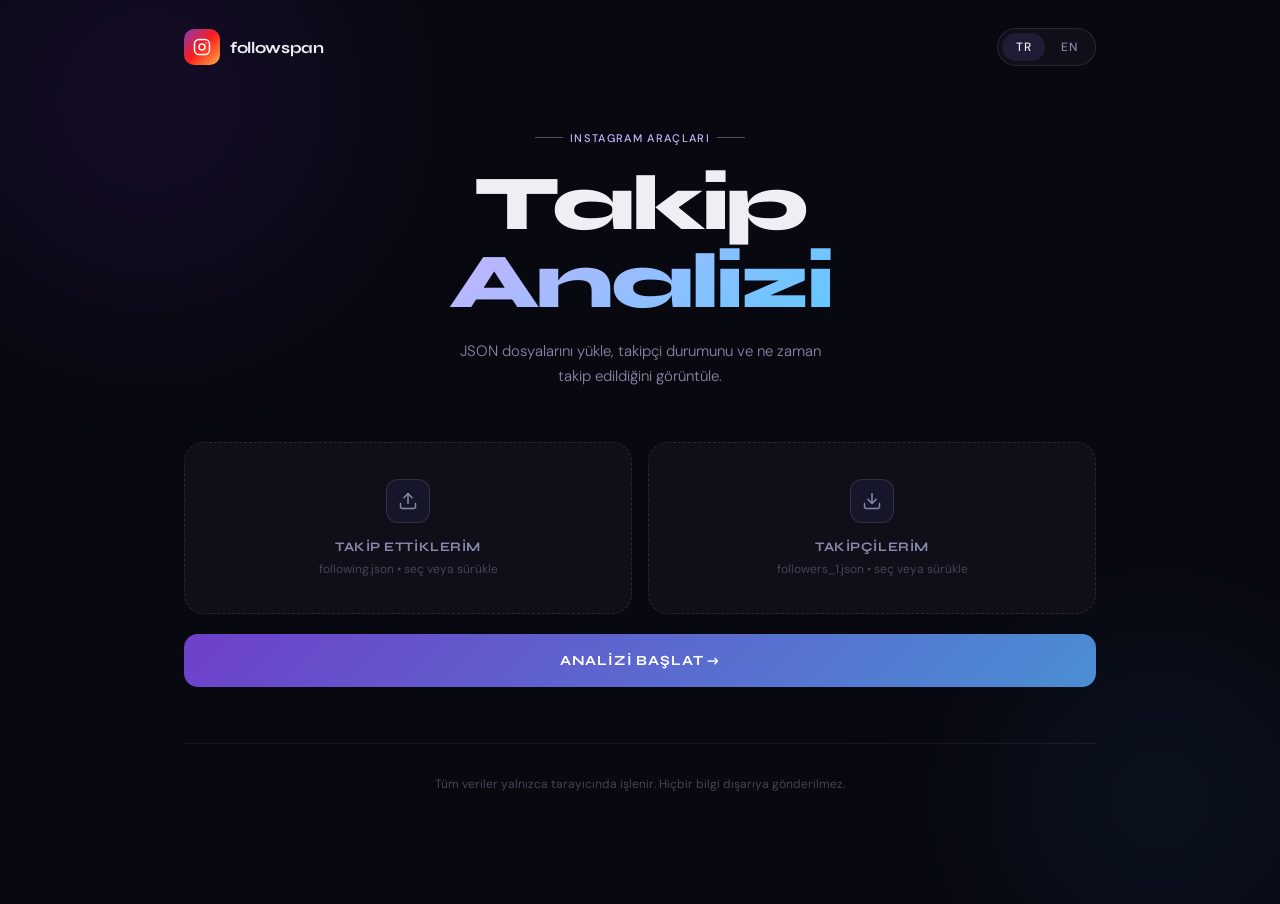
<file: index.html>
<!DOCTYPE html>
<html lang="tr">
<head>
  <meta charset="UTF-8">
  <meta name="viewport" content="width=device-width, initial-scale=1.0">
  <title>Instagram Follow Analyzer</title>
  <link rel="stylesheet" href="style.css">
</head>
<body>

<!-- Background orbs -->
<div class="bg-orb bg-orb-1"></div>
<div class="bg-orb bg-orb-2"></div>

<div id="app">

  <!-- ── HEADER ──────────────────────────────────────────── -->
  <header>
    <div class="logo">
      <div class="logo-icon">
        <svg viewBox="0 0 24 24" xmlns="http://www.w3.org/2000/svg">
          <rect x="2" y="2" width="20" height="20" rx="6" ry="6"/>
          <circle cx="12" cy="12" r="4"/>
          <circle cx="17.5" cy="6.5" r="1" fill="#fff" stroke="none"/>
        </svg>
      </div>
      <span class="logo-text">followspan</span>
    </div>

    <div class="lang-toggle">
      <button class="lang-btn active" data-lang="tr" onclick="setLang('tr')">TR</button>
      <button class="lang-btn" data-lang="en" onclick="setLang('en')">EN</button>
    </div>
  </header>

  <!-- ── HERO ────────────────────────────────────────────── -->
  <div class="hero">
    <div class="hero-eyebrow" id="heroEyebrow">Instagram Araçları</div>
    <h1>
      <span id="heroTitle1">Takip</span><br>
      <em id="heroTitle2">Analizi</em>
    </h1>
    <p class="hero-sub" id="heroSub">
      JSON dosyalarını yükle, takipçi durumunu ve ne zaman takip edildiğini görüntüle.
    </p>
  </div>

  <!-- ── UPLOAD ───────────────────────────────────────────── -->
  <div class="upload-grid">

    <div class="drop-zone" id="dropFollowing">
      <input type="file" id="fileFollowing" accept=".json"
             onchange="handleFile('following', this)">
      <div class="drop-icon">
        <svg viewBox="0 0 24 24">
          <path d="M21 15v4a2 2 0 0 1-2 2H5a2 2 0 0 1-2-2v-4"/>
          <polyline points="17 8 12 3 7 8"/>
          <line x1="12" y1="3" x2="12" y2="15"/>
        </svg>
      </div>
      <div class="drop-label" id="dropLabelFollowing">Takip Ettiklerim</div>
      <div class="drop-hint" id="dropHintFollowing">following.json • seç veya sürükle</div>
      <div class="drop-filename" id="nameFollowing"></div>
    </div>

    <div class="drop-zone" id="dropFollowers">
      <input type="file" id="fileFollowers" accept=".json"
             onchange="handleFile('followers', this)">
      <div class="drop-icon">
        <svg viewBox="0 0 24 24">
          <path d="M21 15v4a2 2 0 0 1-2 2H5a2 2 0 0 1-2-2v-4"/>
          <polyline points="7 10 12 15 17 10"/>
          <line x1="12" y1="15" x2="12" y2="3"/>
        </svg>
      </div>
      <div class="drop-label" id="dropLabelFollowers">Takipçilerim</div>
      <div class="drop-hint" id="dropHintFollowers">followers_1.json • seç veya sürükle</div>
      <div class="drop-filename" id="nameFollowers"></div>
    </div>

  </div>

  <div class="error-box" id="errorBox"></div>

  <button class="btn-analyze" id="analyzeBtn" onclick="analyze()">
    Analizi Başlat →
  </button>

  <!-- ── LOADING ───────────────────────────────────────────── -->
  <div class="loading-state" id="loadingState">
    <div class="spinner"></div>
    <span id="loadingText">Analiz ediliyor...</span>
  </div>

  <!-- ── RESULTS ───────────────────────────────────────────── -->
  <section id="resultsSection">

    <!-- Stats -->
    <div class="stats-row">
      <div class="stat-card fade-up">
        <div class="stat-num purple" id="statFollowing">0</div>
        <div class="stat-label" id="labelFollowing">Takip Edilen</div>
      </div>
      <div class="stat-card fade-up">
        <div class="stat-num purple" id="statFollowers">0</div>
        <div class="stat-label" id="labelFollowers">Takipçi</div>
      </div>
      <div class="stat-card fade-up">
        <div class="stat-num red" id="statGhost">0</div>
        <div class="stat-label" id="labelGhost">Geri Takip Etmeyen</div>
      </div>
      <div class="stat-card fade-up">
        <div class="stat-num blue" id="statFans">0</div>
        <div class="stat-label" id="labelFans">Karşılıksız Hayran</div>
      </div>
    </div>

    <!-- Panels -->
    <div class="panels-grid">

      <!-- Not following back -->
      <div class="panel fade-up">
        <div class="panel-head">
          <div class="panel-meta">
            <div class="panel-pill pill-red" id="pillRed">Takip Etmiyorlar</div>
            <div class="panel-title" id="titleRed">
              Ben takip ediyorum<br>ama beni etmiyor
            </div>
          </div>
          <div class="panel-big-count count-red" id="unfollowerCount">0</div>
        </div>
        <div class="panel-search">
          <svg viewBox="0 0 20 20" stroke-linecap="round"><circle cx="9" cy="9" r="6"/><path d="M14 14l4 4"/></svg>
          <input type="text" placeholder="Ara..."
                 oninput="filterList('unfollowersList', this.value, rawUnfollowers, AV_RED)">
        </div>
        <ul class="user-list" id="unfollowersList"></ul>
      </div>

      <!-- Unreturned fans -->
      <div class="panel fade-up">
        <div class="panel-head">
          <div class="panel-meta">
            <div class="panel-pill pill-blue" id="pillBlue">Karşılıksız Takip</div>
            <div class="panel-title" id="titleBlue">
              O takip ediyor<br>ama ben etmiyorum
            </div>
          </div>
          <div class="panel-big-count count-blue" id="fanCount">0</div>
        </div>
        <div class="panel-search">
          <svg viewBox="0 0 20 20" stroke-linecap="round"><circle cx="9" cy="9" r="6"/><path d="M14 14l4 4"/></svg>
          <input type="text" placeholder="Ara..."
                 oninput="filterList('fansList', this.value, rawFans, AV_BLUE)">
        </div>
        <ul class="user-list" id="fansList"></ul>
      </div>

    </div>
  </section>

  <!-- ── FOOTER ────────────────────────────────────────────── -->
  <footer>
    <span id="footerPrivacy">
      Tüm veriler yalnızca tarayıcında işlenir. Hiçbir bilgi dışarıya gönderilmez.
    </span>
  </footer>

</div>

<script src="app.js"></script>
</body>
</html>
</file>
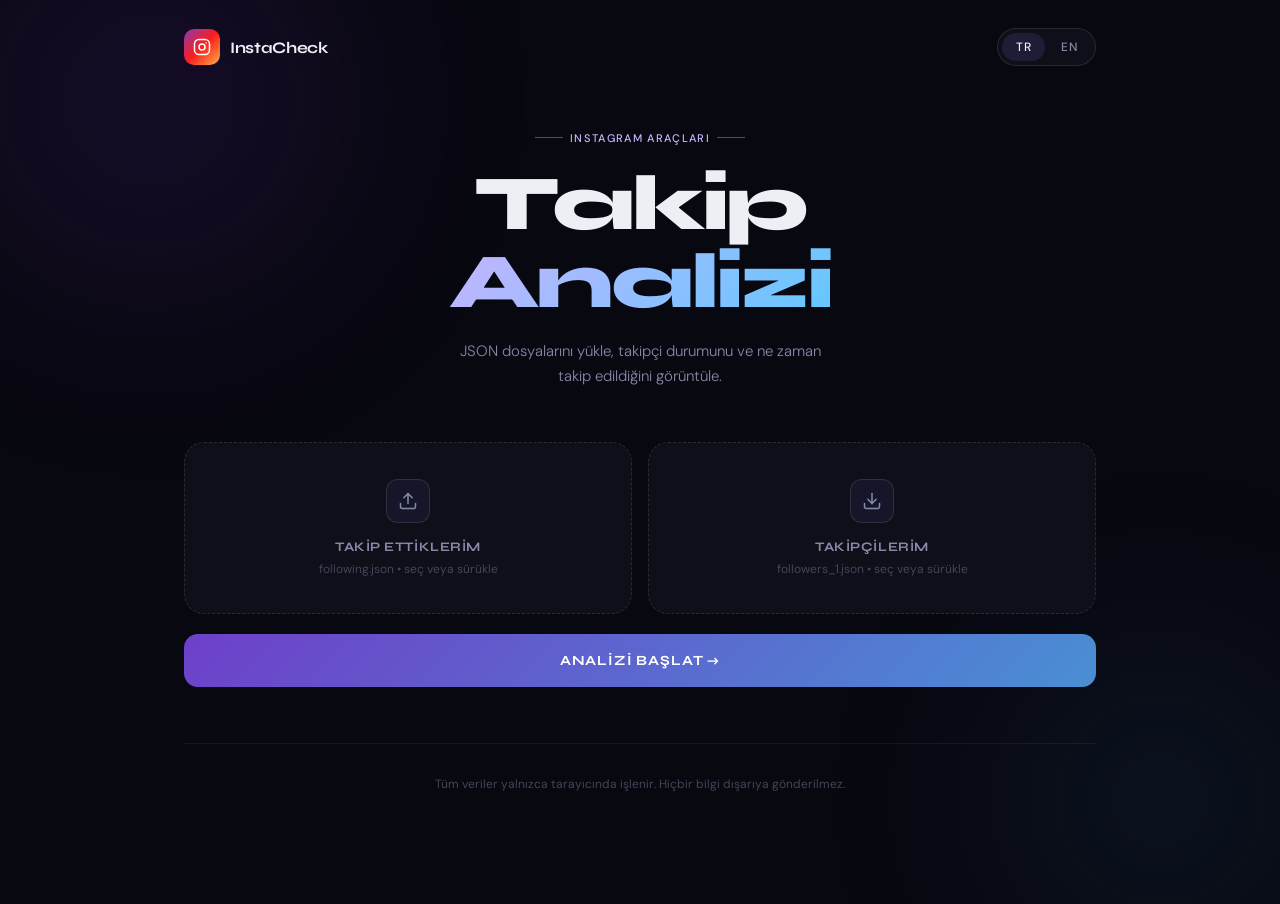
<file: main.html>
<!DOCTYPE html>
<html lang="tr">
<head>
  <meta charset="UTF-8">
  <meta name="viewport" content="width=device-width, initial-scale=1.0">
  <title>Instagram Follow Analyzer</title>
  <link rel="stylesheet" href="style.css">
</head>
<body>

<!-- Background orbs -->
<div class="bg-orb bg-orb-1"></div>
<div class="bg-orb bg-orb-2"></div>

<div id="app">

  <!-- ── HEADER ──────────────────────────────────────────── -->
  <header>
    <div class="logo">
      <div class="logo-icon">
        <svg viewBox="0 0 24 24" xmlns="http://www.w3.org/2000/svg">
          <rect x="2" y="2" width="20" height="20" rx="6" ry="6"/>
          <circle cx="12" cy="12" r="4"/>
          <circle cx="17.5" cy="6.5" r="1" fill="#fff" stroke="none"/>
        </svg>
      </div>
      <span class="logo-text">InstaCheck</span>
    </div>

    <div class="lang-toggle">
      <button class="lang-btn active" data-lang="tr" onclick="setLang('tr')">TR</button>
      <button class="lang-btn" data-lang="en" onclick="setLang('en')">EN</button>
    </div>
  </header>

  <!-- ── HERO ────────────────────────────────────────────── -->
  <div class="hero">
    <div class="hero-eyebrow" id="heroEyebrow">Instagram Araçları</div>
    <h1>
      <span id="heroTitle1">Takip</span><br>
      <em id="heroTitle2">Analizi</em>
    </h1>
    <p class="hero-sub" id="heroSub">
      JSON dosyalarını yükle, takipçi durumunu ve ne zaman takip edildiğini görüntüle.
    </p>
  </div>

  <!-- ── UPLOAD ───────────────────────────────────────────── -->
  <div class="upload-grid">

    <div class="drop-zone" id="dropFollowing">
      <input type="file" id="fileFollowing" accept=".json"
             onchange="handleFile('following', this)">
      <div class="drop-icon">
        <svg viewBox="0 0 24 24">
          <path d="M21 15v4a2 2 0 0 1-2 2H5a2 2 0 0 1-2-2v-4"/>
          <polyline points="17 8 12 3 7 8"/>
          <line x1="12" y1="3" x2="12" y2="15"/>
        </svg>
      </div>
      <div class="drop-label" id="dropLabelFollowing">Takip Ettiklerim</div>
      <div class="drop-hint" id="dropHintFollowing">following.json • seç veya sürükle</div>
      <div class="drop-filename" id="nameFollowing"></div>
    </div>

    <div class="drop-zone" id="dropFollowers">
      <input type="file" id="fileFollowers" accept=".json"
             onchange="handleFile('followers', this)">
      <div class="drop-icon">
        <svg viewBox="0 0 24 24">
          <path d="M21 15v4a2 2 0 0 1-2 2H5a2 2 0 0 1-2-2v-4"/>
          <polyline points="7 10 12 15 17 10"/>
          <line x1="12" y1="15" x2="12" y2="3"/>
        </svg>
      </div>
      <div class="drop-label" id="dropLabelFollowers">Takipçilerim</div>
      <div class="drop-hint" id="dropHintFollowers">followers_1.json • seç veya sürükle</div>
      <div class="drop-filename" id="nameFollowers"></div>
    </div>

  </div>

  <div class="error-box" id="errorBox"></div>

  <button class="btn-analyze" id="analyzeBtn" onclick="analyze()">
    Analizi Başlat →
  </button>

  <!-- ── LOADING ───────────────────────────────────────────── -->
  <div class="loading-state" id="loadingState">
    <div class="spinner"></div>
    <span id="loadingText">Analiz ediliyor...</span>
  </div>

  <!-- ── RESULTS ───────────────────────────────────────────── -->
  <section id="resultsSection">

    <!-- Stats -->
    <div class="stats-row">
      <div class="stat-card fade-up">
        <div class="stat-num purple" id="statFollowing">0</div>
        <div class="stat-label" id="labelFollowing">Takip Edilen</div>
      </div>
      <div class="stat-card fade-up">
        <div class="stat-num purple" id="statFollowers">0</div>
        <div class="stat-label" id="labelFollowers">Takipçi</div>
      </div>
      <div class="stat-card fade-up">
        <div class="stat-num red" id="statGhost">0</div>
        <div class="stat-label" id="labelGhost">Geri Takip Etmeyen</div>
      </div>
      <div class="stat-card fade-up">
        <div class="stat-num blue" id="statFans">0</div>
        <div class="stat-label" id="labelFans">Karşılıksız Hayran</div>
      </div>
    </div>

    <!-- Panels -->
    <div class="panels-grid">

      <!-- Not following back -->
      <div class="panel fade-up">
        <div class="panel-head">
          <div class="panel-meta">
            <div class="panel-pill pill-red" id="pillRed">Takip Etmiyorlar</div>
            <div class="panel-title" id="titleRed">
              Ben takip ediyorum<br>ama beni etmiyor
            </div>
          </div>
          <div class="panel-big-count count-red" id="unfollowerCount">0</div>
        </div>
        <div class="panel-search">
          <svg viewBox="0 0 20 20" stroke-linecap="round"><circle cx="9" cy="9" r="6"/><path d="M14 14l4 4"/></svg>
          <input type="text" placeholder="Ara..."
                 oninput="filterList('unfollowersList', this.value, rawUnfollowers, AV_RED)">
        </div>
        <ul class="user-list" id="unfollowersList"></ul>
      </div>

      <!-- Unreturned fans -->
      <div class="panel fade-up">
        <div class="panel-head">
          <div class="panel-meta">
            <div class="panel-pill pill-blue" id="pillBlue">Karşılıksız Takip</div>
            <div class="panel-title" id="titleBlue">
              O takip ediyor<br>ama ben etmiyorum
            </div>
          </div>
          <div class="panel-big-count count-blue" id="fanCount">0</div>
        </div>
        <div class="panel-search">
          <svg viewBox="0 0 20 20" stroke-linecap="round"><circle cx="9" cy="9" r="6"/><path d="M14 14l4 4"/></svg>
          <input type="text" placeholder="Ara..."
                 oninput="filterList('fansList', this.value, rawFans, AV_BLUE)">
        </div>
        <ul class="user-list" id="fansList"></ul>
      </div>

    </div>
  </section>

  <!-- ── FOOTER ────────────────────────────────────────────── -->
  <footer>
    <span id="footerPrivacy">
      Tüm veriler yalnızca tarayıcında işlenir. Hiçbir bilgi dışarıya gönderilmez.
    </span>
  </footer>

</div>

<script src="app.js"></script>
</body>
</html>
</file>
<file: style.css>
@import url('https://fonts.googleapis.com/css2?family=Syne:wght@400;600;700;800&family=DM+Sans:ital,wght@0,300;0,400;0,500;1,300&display=swap');

*, *::before, *::after {
  box-sizing: border-box;
  margin: 0;
  padding: 0;
}

:root {
  --bg:           #080810;
  --surface:      #0f0f1a;
  --surface2:     #16162a;
  --surface3:     #1d1d35;
  --border:       rgba(255,255,255,0.06);
  --border-md:    rgba(255,255,255,0.11);
  --border-hi:    rgba(255,255,255,0.20);
  --accent:       #c8b4ff;
  --accent-glow:  rgba(200,180,255,0.15);
  --accent-dim:   rgba(200,180,255,0.08);
  --red:          #ff6b8a;
  --red-dim:      rgba(255,107,138,0.10);
  --red-glow:     rgba(255,107,138,0.20);
  --blue:         #60c8ff;
  --blue-dim:     rgba(96,200,255,0.10);
  --text:         #eeeef5;
  --text-muted:   #8888aa;
  --text-dim:     #44445a;
  --radius-lg:    20px;
  --radius-md:    14px;
  --radius-sm:    10px;
  --radius-xs:    7px;
}

html { scroll-behavior: smooth; }

body {
  font-family: 'DM Sans', sans-serif;
  background: var(--bg);
  color: var(--text);
  min-height: 100vh;
  overflow-x: hidden;
}

/* ─── BACKGROUND ORBS ─────────────────────────────────────── */
.bg-orb {
  position: fixed;
  border-radius: 50%;
  pointer-events: none;
  z-index: 0;
  filter: blur(80px);
  opacity: 0.25;
}
.bg-orb-1 {
  width: 500px; height: 500px;
  background: radial-gradient(circle, #4a2080, transparent);
  top: -150px; left: -100px;
}
.bg-orb-2 {
  width: 400px; height: 400px;
  background: radial-gradient(circle, #1a4060, transparent);
  bottom: -100px; right: -80px;
}

/* ─── LAYOUT ──────────────────────────────────────────────── */
#app {
  position: relative;
  z-index: 1;
  max-width: 960px;
  margin: 0 auto;
  padding: 0 24px 80px;
}

/* ─── HEADER ──────────────────────────────────────────────── */
header {
  display: flex;
  align-items: center;
  justify-content: space-between;
  padding: 28px 0 0;
  margin-bottom: 56px;
}

.logo {
  display: flex;
  align-items: center;
  gap: 10px;
}

.logo-icon {
  width: 36px; height: 36px;
  border-radius: 10px;
  background: linear-gradient(135deg, #833ab4, #fd1d1d, #fcb045);
  display: flex;
  align-items: center;
  justify-content: center;
  flex-shrink: 0;
}

.logo-icon svg {
  width: 18px; height: 18px;
  fill: none;
  stroke: #fff;
  stroke-width: 2;
  stroke-linecap: round;
  stroke-linejoin: round;
}

.logo-text {
  font-family: 'Syne', sans-serif;
  font-size: 16px;
  font-weight: 700;
  color: var(--text);
  letter-spacing: -0.02em;
}

.lang-toggle {
  display: flex;
  background: var(--surface);
  border: 1px solid var(--border-md);
  border-radius: 40px;
  padding: 4px;
  gap: 2px;
}

.lang-btn {
  padding: 6px 14px;
  border: none;
  background: transparent;
  border-radius: 30px;
  font-family: 'DM Sans', sans-serif;
  font-size: 12px;
  font-weight: 500;
  color: var(--text-muted);
  cursor: pointer;
  letter-spacing: 0.04em;
  transition: all 0.2s ease;
}

.lang-btn.active {
  background: var(--surface3);
  color: var(--text);
}

.lang-btn:hover:not(.active) { color: var(--text); }

/* ─── HERO ────────────────────────────────────────────────── */
.hero {
  text-align: center;
  margin-bottom: 52px;
}

.hero-eyebrow {
  display: inline-flex;
  align-items: center;
  gap: 7px;
  font-size: 11px;
  font-weight: 500;
  letter-spacing: 0.12em;
  text-transform: uppercase;
  color: var(--accent);
  margin-bottom: 20px;
}

.hero-eyebrow::before,
.hero-eyebrow::after {
  content: '';
  display: block;
  width: 28px; height: 1px;
  background: var(--accent);
  opacity: 0.4;
}

.hero h1 {
  font-family: 'Syne', sans-serif;
  font-size: clamp(40px, 7vw, 78px);
  font-weight: 800;
  line-height: 1.0;
  letter-spacing: -0.04em;
  color: var(--text);
  margin-bottom: 18px;
}

.hero h1 em {
  font-style: normal;
  background: linear-gradient(135deg, #c8b4ff, #60c8ff);
  -webkit-background-clip: text;
  -webkit-text-fill-color: transparent;
  background-clip: text;
}

.hero-sub {
  font-size: 15px;
  font-weight: 300;
  color: var(--text-muted);
  max-width: 380px;
  margin: 0 auto;
  line-height: 1.7;
}

/* ─── UPLOAD ──────────────────────────────────────────────── */
.upload-grid {
  display: grid;
  grid-template-columns: 1fr 1fr;
  gap: 16px;
  margin-bottom: 20px;
}

@media (max-width: 580px) {
  .upload-grid { grid-template-columns: 1fr; }
}

.drop-zone {
  position: relative;
  background: var(--surface);
  border: 1.5px dashed var(--border-md);
  border-radius: var(--radius-lg);
  padding: 36px 24px;
  text-align: center;
  cursor: pointer;
  transition: all 0.25s ease;
  overflow: hidden;
}

.drop-zone::before {
  content: '';
  position: absolute;
  inset: 0;
  background: radial-gradient(circle at 50% 0%, var(--accent-glow), transparent 70%);
  opacity: 0;
  transition: opacity 0.3s ease;
}

.drop-zone:hover { border-color: var(--border-hi); }
.drop-zone:hover::before { opacity: 1; }

.drop-zone.drag-over {
  border-color: var(--accent);
  background: var(--accent-dim);
}

.drop-zone.drag-over::before { opacity: 1; }

.drop-zone.loaded {
  border-style: solid;
  border-color: rgba(200,180,255,0.35);
}

.drop-zone.loaded::before { opacity: 1; }

.drop-zone input[type="file"] {
  position: absolute;
  inset: 0;
  opacity: 0;
  cursor: pointer;
  width: 100%; height: 100%;
  z-index: 2;
}

.drop-icon {
  width: 44px; height: 44px;
  border-radius: 12px;
  background: var(--surface2);
  border: 1px solid var(--border-md);
  display: flex;
  align-items: center;
  justify-content: center;
  margin: 0 auto 16px;
  transition: transform 0.25s ease;
  position: relative;
  z-index: 1;
}

.drop-icon svg {
  width: 20px; height: 20px;
  stroke: var(--text-muted);
  fill: none;
  stroke-width: 1.8;
  stroke-linecap: round;
  stroke-linejoin: round;
  transition: stroke 0.2s;
}

.drop-zone:hover .drop-icon { transform: translateY(-3px); }
.drop-zone:hover .drop-icon svg { stroke: var(--accent); }
.drop-zone.loaded .drop-icon svg { stroke: var(--accent); }

.drop-label {
  font-family: 'Syne', sans-serif;
  font-size: 13px;
  font-weight: 700;
  letter-spacing: 0.04em;
  text-transform: uppercase;
  color: var(--text-muted);
  margin-bottom: 6px;
  position: relative;
  z-index: 1;
  transition: color 0.2s;
}

.drop-zone.loaded .drop-label { color: var(--accent); }

.drop-hint {
  font-size: 12px;
  color: var(--text-dim);
  position: relative;
  z-index: 1;
}

.drop-filename {
  font-size: 12px;
  color: var(--accent);
  font-weight: 500;
  display: none;
  position: relative;
  z-index: 1;
  margin-top: 4px;
}

.drop-zone.loaded .drop-filename { display: block; }
.drop-zone.loaded .drop-hint { display: none; }

/* ─── ERROR ───────────────────────────────────────────────── */
.error-box {
  display: none;
  background: var(--red-dim);
  border: 1px solid rgba(255,107,138,0.3);
  border-radius: var(--radius-sm);
  padding: 14px 18px;
  font-size: 13px;
  color: var(--red);
  margin-bottom: 16px;
}

/* ─── ANALYZE BUTTON ──────────────────────────────────────── */
.btn-analyze {
  display: block;
  width: 100%;
  padding: 18px 24px;
  background: linear-gradient(135deg, #6e40c9, #4a8fd4);
  color: #fff;
  border: none;
  border-radius: var(--radius-md);
  font-family: 'Syne', sans-serif;
  font-size: 14px;
  font-weight: 700;
  letter-spacing: 0.06em;
  text-transform: uppercase;
  cursor: pointer;
  transition: all 0.25s ease;
  position: relative;
  overflow: hidden;
  margin-bottom: 56px;
}

.btn-analyze::after {
  content: '';
  position: absolute;
  inset: 0;
  background: linear-gradient(135deg, rgba(255,255,255,0.12), transparent);
  opacity: 0;
  transition: opacity 0.2s;
}

.btn-analyze:hover {
  transform: translateY(-2px);
  box-shadow: 0 16px 48px rgba(110,64,201,0.4);
}

.btn-analyze:hover::after { opacity: 1; }
.btn-analyze:active { transform: translateY(0); }

.btn-analyze:disabled {
  opacity: 0.4;
  cursor: not-allowed;
  transform: none;
  box-shadow: none;
}

/* ─── LOADING ─────────────────────────────────────────────── */
.loading-state {
  display: none;
  text-align: center;
  padding: 48px;
  color: var(--text-muted);
  font-size: 14px;
}

.spinner {
  width: 28px; height: 28px;
  border: 2px solid var(--border-md);
  border-top-color: var(--accent);
  border-radius: 50%;
  animation: spin 0.75s linear infinite;
  margin: 0 auto 16px;
}

@keyframes spin { to { transform: rotate(360deg); } }

/* ─── STATS ───────────────────────────────────────────────── */
.stats-row {
  display: grid;
  grid-template-columns: repeat(4, 1fr);
  gap: 12px;
  margin-bottom: 32px;
}

@media (max-width: 620px) {
  .stats-row { grid-template-columns: 1fr 1fr; }
}

.stat-card {
  background: var(--surface);
  border: 1px solid var(--border);
  border-radius: var(--radius-md);
  padding: 20px 16px;
  text-align: center;
  transition: border-color 0.2s, transform 0.2s;
}

.stat-card:hover {
  border-color: var(--border-md);
  transform: translateY(-2px);
}

.stat-num {
  font-family: 'Syne', sans-serif;
  font-size: 32px;
  font-weight: 800;
  line-height: 1;
  margin-bottom: 7px;
}

.stat-num.purple { color: var(--accent); }
.stat-num.red    { color: var(--red); }
.stat-num.blue   { color: var(--blue); }
.stat-num.green  { color: #5effa0; }

.stat-label {
  font-size: 10px;
  color: var(--text-dim);
  text-transform: uppercase;
  letter-spacing: 0.08em;
  font-weight: 500;
  line-height: 1.4;
}

/* ─── RESULT PANELS ───────────────────────────────────────── */
.panels-grid {
  display: grid;
  grid-template-columns: 1fr 1fr;
  gap: 20px;
}

@media (max-width: 680px) {
  .panels-grid { grid-template-columns: 1fr; }
}

.panel {
  background: var(--surface);
  border: 1px solid var(--border);
  border-radius: var(--radius-lg);
  overflow: hidden;
  display: flex;
  flex-direction: column;
  transition: border-color 0.2s;
}

.panel:hover { border-color: var(--border-md); }

.panel-head {
  padding: 20px 20px 16px;
  border-bottom: 1px solid var(--border);
  display: flex;
  align-items: flex-start;
  justify-content: space-between;
  gap: 12px;
  flex-shrink: 0;
}

.panel-pill {
  display: inline-block;
  font-size: 10px;
  font-weight: 600;
  letter-spacing: 0.09em;
  text-transform: uppercase;
  padding: 3px 10px;
  border-radius: 20px;
  margin-bottom: 9px;
}

.pill-red  { background: var(--red-dim);  color: var(--red); }
.pill-blue { background: var(--blue-dim); color: var(--blue); }

.panel-title {
  font-family: 'Syne', sans-serif;
  font-size: 13px;
  font-weight: 700;
  color: var(--text);
  line-height: 1.4;
}

.panel-big-count {
  font-family: 'Syne', sans-serif;
  font-size: 36px;
  font-weight: 800;
  line-height: 1;
  flex-shrink: 0;
}

.count-red  { color: var(--red); }
.count-blue { color: var(--blue); }

/* ─── SEARCH ──────────────────────────────────────────────── */
.panel-search {
  padding: 10px 14px;
  border-bottom: 1px solid var(--border);
  position: relative;
  flex-shrink: 0;
}

.panel-search svg {
  position: absolute;
  left: 26px;
  top: 50%;
  transform: translateY(-50%);
  width: 13px; height: 13px;
  stroke: var(--text-dim);
  fill: none;
  stroke-width: 2;
  pointer-events: none;
}

.panel-search input {
  width: 100%;
  background: var(--surface2);
  border: 1px solid var(--border);
  border-radius: var(--radius-xs);
  padding: 8px 10px 8px 32px;
  font-family: 'DM Sans', sans-serif;
  font-size: 12px;
  color: var(--text);
  outline: none;
  transition: border-color 0.2s;
}

.panel-search input:focus { border-color: var(--border-hi); }
.panel-search input::placeholder { color: var(--text-dim); }

/* ─── USER LIST ───────────────────────────────────────────── */
.user-list {
  list-style: none;
  overflow-y: auto;
  max-height: 440px;
  flex: 1;
  scrollbar-width: thin;
  scrollbar-color: var(--surface3) transparent;
}

.user-list::-webkit-scrollbar { width: 3px; }
.user-list::-webkit-scrollbar-track { background: transparent; }
.user-list::-webkit-scrollbar-thumb {
  background: var(--surface3);
  border-radius: 2px;
}

.user-item {
  display: flex;
  align-items: center;
  gap: 10px;
  padding: 10px 16px;
  border-bottom: 1px solid var(--border);
  transition: background 0.15s;
}

.user-item:last-child { border-bottom: none; }
.user-item:hover { background: var(--surface2); }

.user-av {
  width: 30px; height: 30px;
  border-radius: 50%;
  display: flex;
  align-items: center;
  justify-content: center;
  font-family: 'Syne', sans-serif;
  font-size: 11px;
  font-weight: 700;
  color: rgba(255,255,255,0.75);
  flex-shrink: 0;
  text-transform: uppercase;
}

.user-info {
  flex: 1;
  min-width: 0;
}

.user-link {
  display: block;
  font-size: 13px;
  font-weight: 500;
  color: var(--text);
  text-decoration: none;
  white-space: nowrap;
  overflow: hidden;
  text-overflow: ellipsis;
  transition: color 0.15s;
}

.user-link:hover { color: var(--accent); }

.user-date {
  font-size: 11px;
  color: var(--text-dim);
  margin-top: 1px;
}

.ext-icon {
  width: 13px; height: 13px;
  stroke: var(--text-dim);
  fill: none;
  stroke-width: 1.8;
  stroke-linecap: round;
  flex-shrink: 0;
  transition: stroke 0.15s;
}

.user-item:hover .ext-icon { stroke: var(--accent); }

.list-empty {
  padding: 44px 20px;
  text-align: center;
  font-size: 13px;
  color: var(--text-dim);
}

/* ─── RESULTS WRAPPER ─────────────────────────────────────── */
#resultsSection { display: none; }

/* ─── FOOTER ──────────────────────────────────────────────── */
footer {
  text-align: center;
  padding: 32px 0;
  font-size: 12px;
  color: var(--text-dim);
  border-top: 1px solid var(--border);
  margin-top: 20px;
}

/* ─── ANIMATIONS ──────────────────────────────────────────── */
.fade-up {
  opacity: 0;
  transform: translateY(16px);
  animation: fadeUp 0.4s ease forwards;
}

@keyframes fadeUp {
  to { opacity: 1; transform: translateY(0); }
}

.fade-up:nth-child(1) { animation-delay: 0.05s; }
.fade-up:nth-child(2) { animation-delay: 0.10s; }
.fade-up:nth-child(3) { animation-delay: 0.15s; }
.fade-up:nth-child(4) { animation-delay: 0.20s; }
</file>
